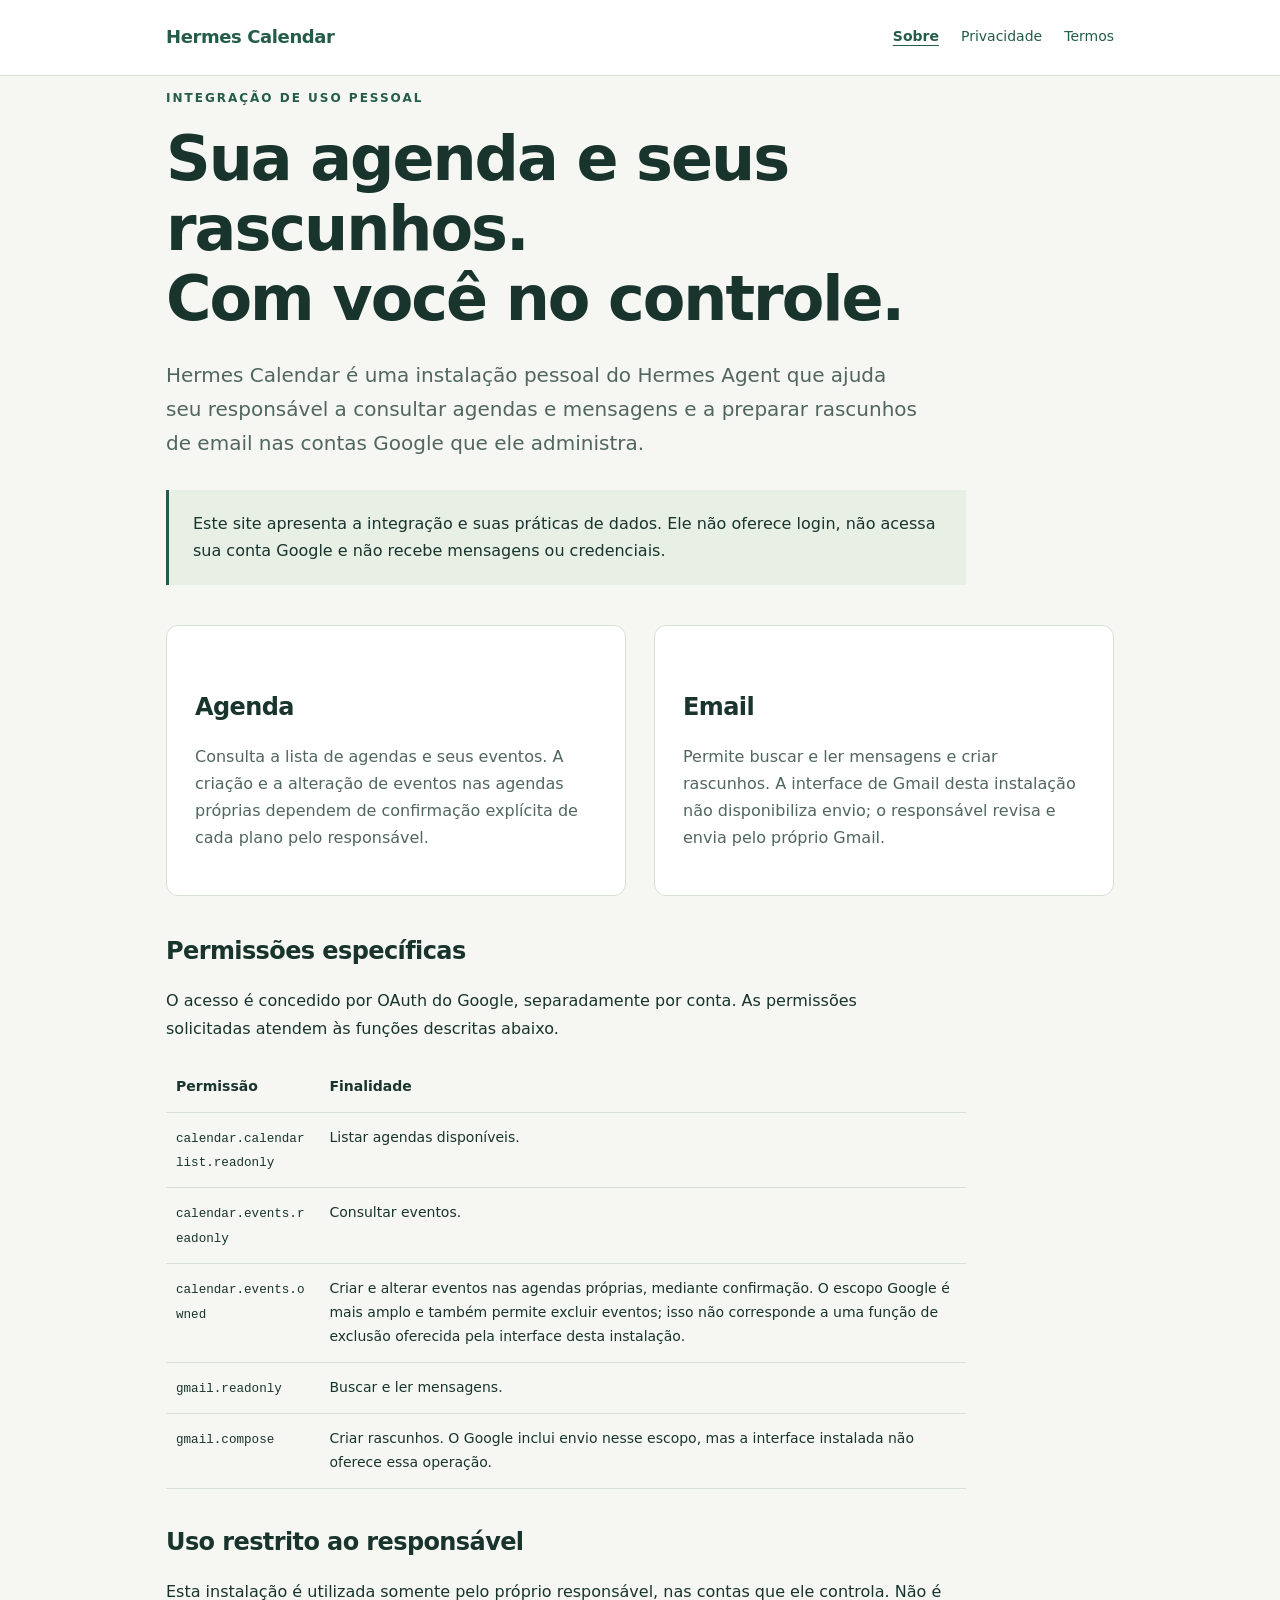
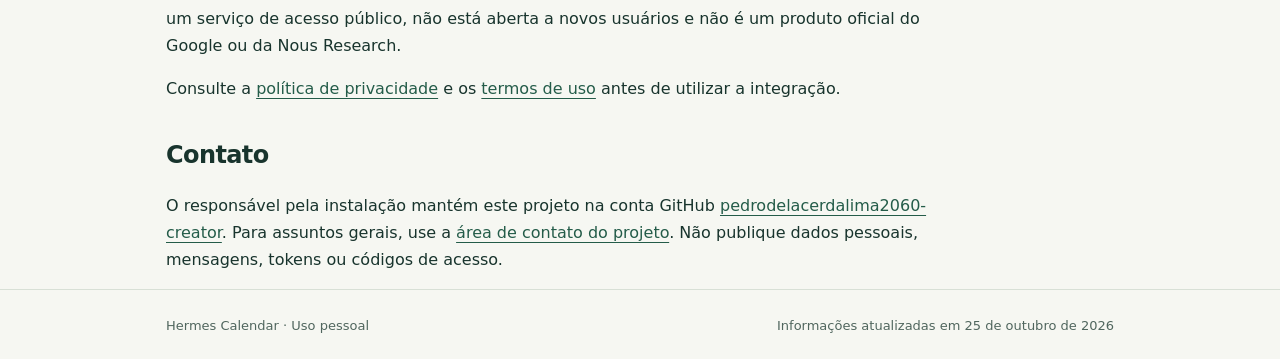
<file: index.html>
<!doctype html>
<html lang="pt-BR"><head><meta name="google-site-verification" content="EjmOkCdHcINrttw1R_u3Xfp5Mq9gecPhqVzoizIqynM" /><meta charset="utf-8"><meta name="viewport" content="width=device-width,initial-scale=1"><meta name="description" content="Informações sobre o Hermes Calendar, assistente pessoal para agendas e rascunhos de email."><title>Hermes Calendar · Assistente pessoal</title><link rel="stylesheet" href="style.css"></head><body>
<a class="skip" href="#conteudo">Pular para o conteúdo</a><header><div class="wrap"><a class="brand" href="index.html">Hermes Calendar</a><nav aria-label="Navegação principal"><a aria-current="page" href="index.html">Sobre</a><a href="privacidade.html">Privacidade</a><a href="termos.html">Termos</a></nav></div></header>
<main id="conteudo" class="wrap"><p class="eyebrow">Integração de uso pessoal</p><h1>Sua agenda e seus rascunhos.<br>Com você no controle.</h1><p class="lead">Hermes Calendar é uma instalação pessoal do Hermes Agent que ajuda seu responsável a consultar agendas e mensagens e a preparar rascunhos de email nas contas Google que ele administra.</p>
<div class="note">Este site apresenta a integração e suas práticas de dados. Ele não oferece login, não acessa sua conta Google e não recebe mensagens ou credenciais.</div>
<section class="grid" aria-label="Funcionalidades"><div class="card"><h2>Agenda</h2><p>Consulta a lista de agendas e seus eventos. A criação e a alteração de eventos nas agendas próprias dependem de confirmação explícita de cada plano pelo responsável.</p></div><div class="card"><h2>Email</h2><p>Permite buscar e ler mensagens e criar rascunhos. A interface de Gmail desta instalação não disponibiliza envio; o responsável revisa e envia pelo próprio Gmail.</p></div></section>
<article><h2>Permissões específicas</h2><p>O acesso é concedido por OAuth do Google, separadamente por conta. As permissões solicitadas atendem às funções descritas abaixo.</p><table><thead><tr><th>Permissão</th><th>Finalidade</th></tr></thead><tbody><tr><td><code>calendar.calendarlist.readonly</code></td><td>Listar agendas disponíveis.</td></tr><tr><td><code>calendar.events.readonly</code></td><td>Consultar eventos.</td></tr><tr><td><code>calendar.events.owned</code></td><td>Criar e alterar eventos nas agendas próprias, mediante confirmação. O escopo Google é mais amplo e também permite excluir eventos; isso não corresponde a uma função de exclusão oferecida pela interface desta instalação.</td></tr><tr><td><code>gmail.readonly</code></td><td>Buscar e ler mensagens.</td></tr><tr><td><code>gmail.compose</code></td><td>Criar rascunhos. O Google inclui envio nesse escopo, mas a interface instalada não oferece essa operação.</td></tr></tbody></table>
<h2>Uso restrito ao responsável</h2><p>Esta instalação é utilizada somente pelo próprio responsável, nas contas que ele controla. Não é um serviço de acesso público, não está aberta a novos usuários e não é um produto oficial do Google ou da Nous Research.</p><p>Consulte a <a href="privacidade.html">política de privacidade</a> e os <a href="termos.html">termos de uso</a> antes de utilizar a integração.</p><h2>Contato</h2><p>O responsável pela instalação mantém este projeto na conta GitHub <a href="https://github.com/pedrodelacerdalima2060-creator">pedrodelacerdalima2060-creator</a>. Para assuntos gerais, use a <a href="https://github.com/pedrodelacerdalima2060-creator/hermes-calendar-info/issues">área de contato do projeto</a>. Não publique dados pessoais, mensagens, tokens ou códigos de acesso.</p></article></main>
<footer><div class="wrap"><span>Hermes Calendar · Uso pessoal</span><span>Informações atualizadas em 25 de outubro de 2026</span></div></footer></body></html>
</file>
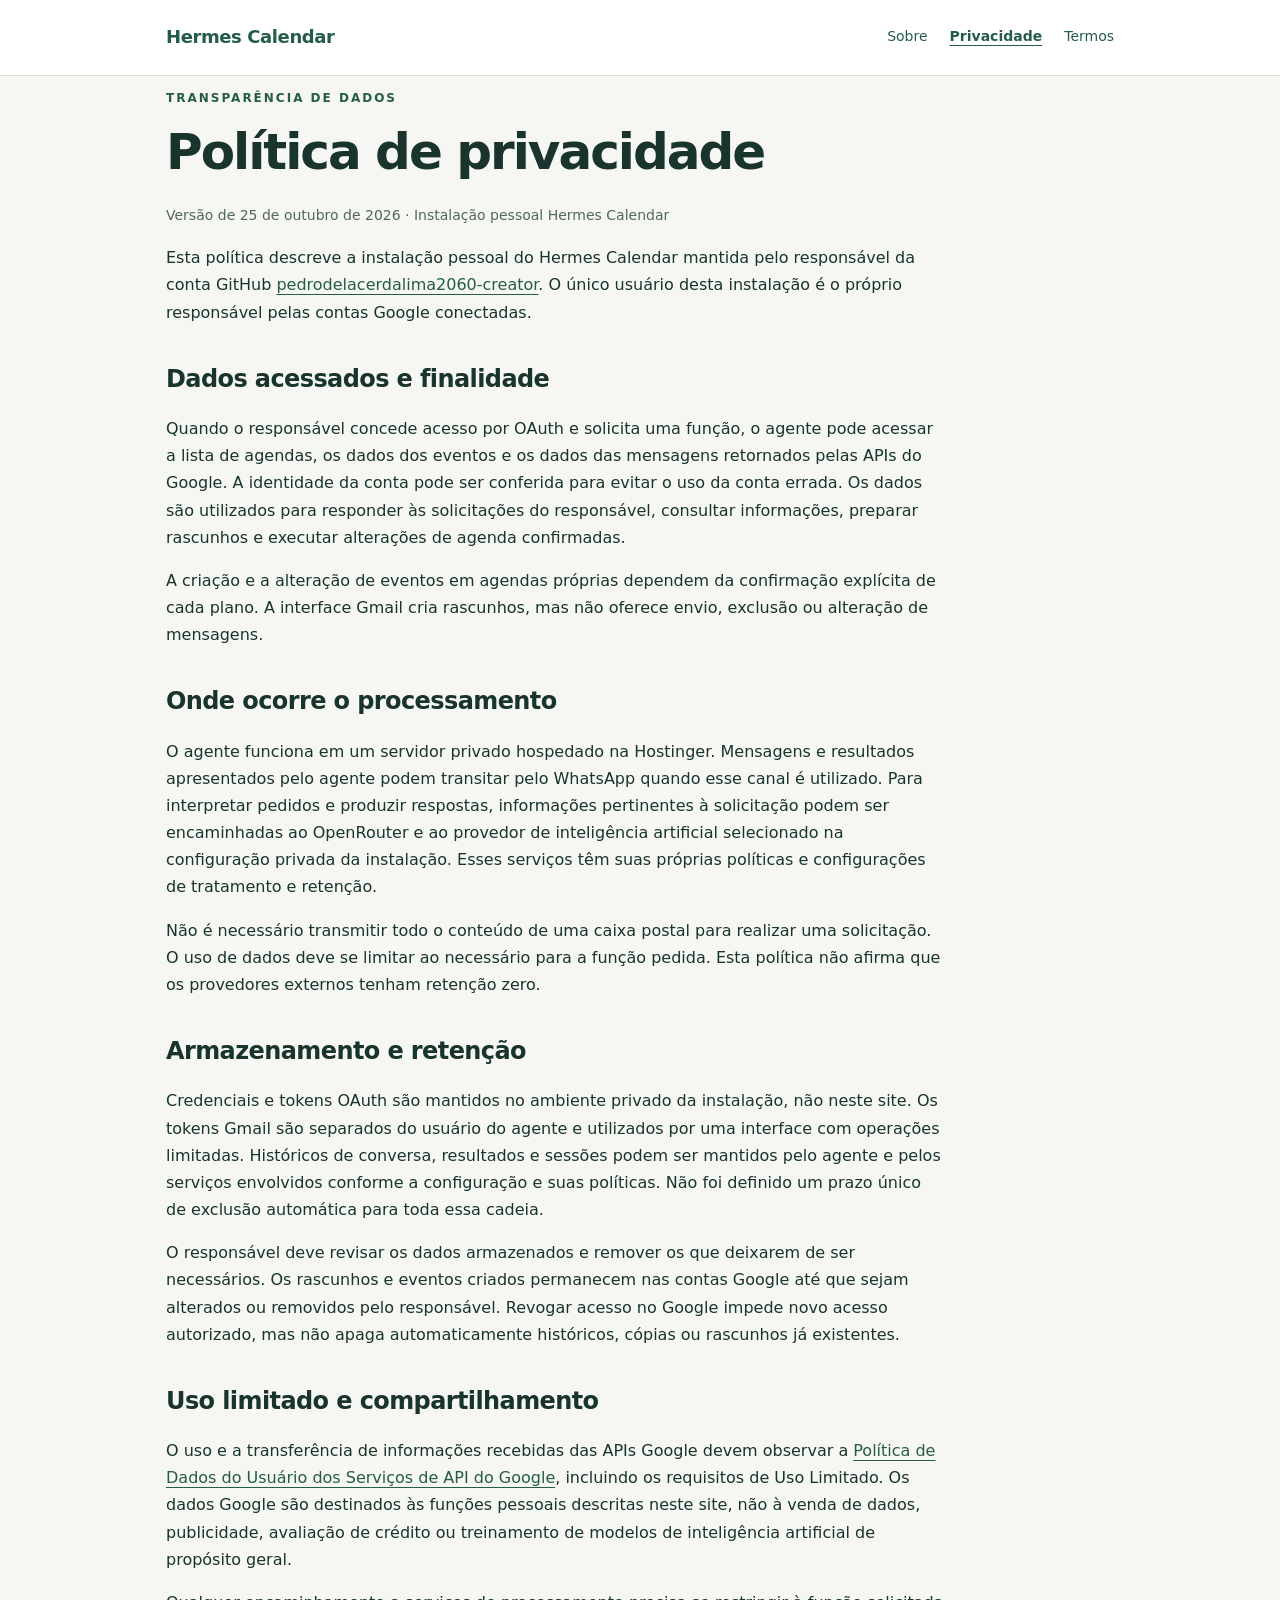
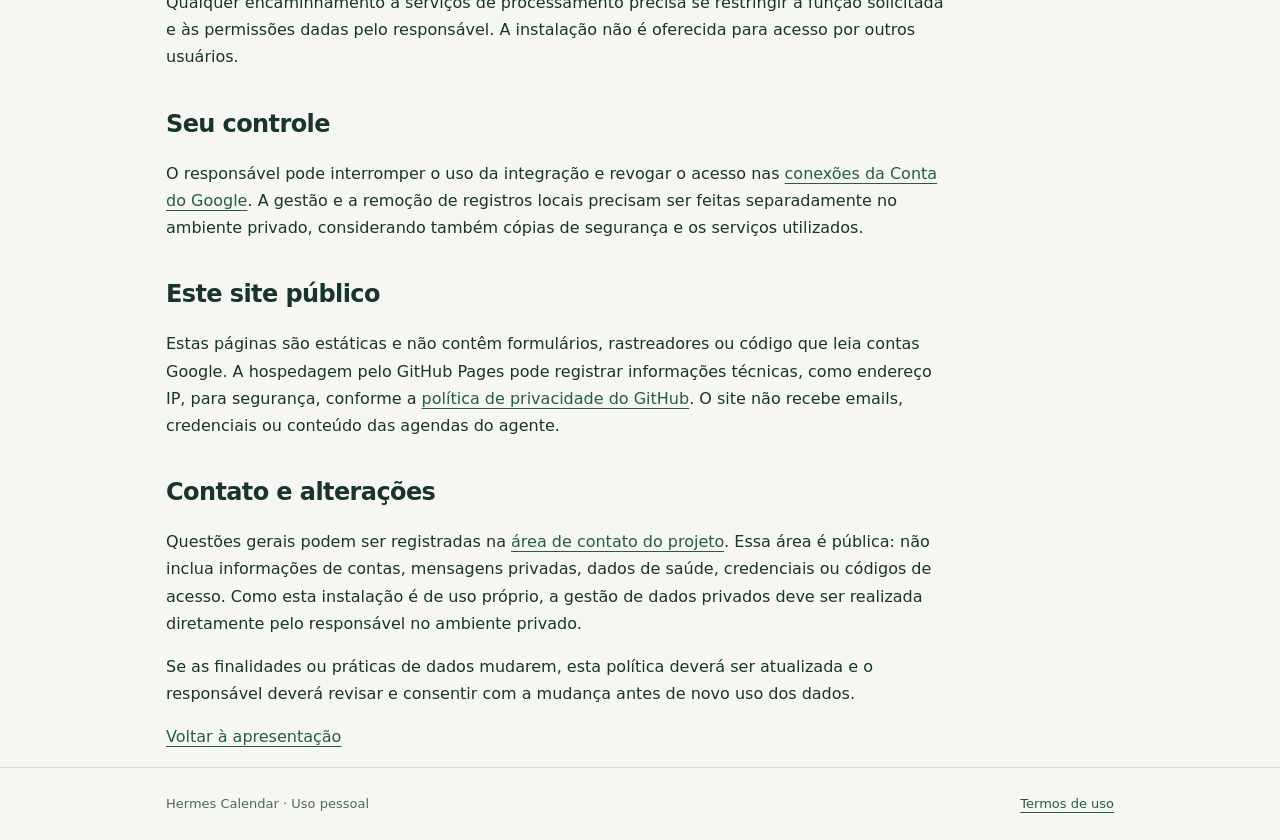
<file: privacidade.html>
<!doctype html>
<html lang="pt-BR"><head><meta charset="utf-8"><meta name="viewport" content="width=device-width,initial-scale=1"><title>Privacidade · Hermes Calendar</title><meta name="description" content="Como a instalação pessoal Hermes Calendar acessa, utiliza e mantém dados autorizados do Google."><link rel="stylesheet" href="style.css"></head><body><a class="skip" href="#conteudo">Pular para o conteúdo</a><header><div class="wrap"><a class="brand" href="index.html">Hermes Calendar</a><nav aria-label="Navegação principal"><a href="index.html">Sobre</a><a aria-current="page" href="privacidade.html">Privacidade</a><a href="termos.html">Termos</a></nav></div></header>
<main id="conteudo" class="wrap"><article><p class="eyebrow">Transparência de dados</p><h1>Política de privacidade</h1><p class="meta">Versão de 25 de outubro de 2026 · Instalação pessoal Hermes Calendar</p><p>Esta política descreve a instalação pessoal do Hermes Calendar mantida pelo responsável da conta GitHub <a href="https://github.com/pedrodelacerdalima2060-creator">pedrodelacerdalima2060-creator</a>. O único usuário desta instalação é o próprio responsável pelas contas Google conectadas.</p>
<h2>Dados acessados e finalidade</h2><p>Quando o responsável concede acesso por OAuth e solicita uma função, o agente pode acessar a lista de agendas, os dados dos eventos e os dados das mensagens retornados pelas APIs do Google. A identidade da conta pode ser conferida para evitar o uso da conta errada. Os dados são utilizados para responder às solicitações do responsável, consultar informações, preparar rascunhos e executar alterações de agenda confirmadas.</p><p>A criação e a alteração de eventos em agendas próprias dependem da confirmação explícita de cada plano. A interface Gmail cria rascunhos, mas não oferece envio, exclusão ou alteração de mensagens.</p>
<h2>Onde ocorre o processamento</h2><p>O agente funciona em um servidor privado hospedado na Hostinger. Mensagens e resultados apresentados pelo agente podem transitar pelo WhatsApp quando esse canal é utilizado. Para interpretar pedidos e produzir respostas, informações pertinentes à solicitação podem ser encaminhadas ao OpenRouter e ao provedor de inteligência artificial selecionado na configuração privada da instalação. Esses serviços têm suas próprias políticas e configurações de tratamento e retenção.</p><p>Não é necessário transmitir todo o conteúdo de uma caixa postal para realizar uma solicitação. O uso de dados deve se limitar ao necessário para a função pedida. Esta política não afirma que os provedores externos tenham retenção zero.</p>
<h2>Armazenamento e retenção</h2><p>Credenciais e tokens OAuth são mantidos no ambiente privado da instalação, não neste site. Os tokens Gmail são separados do usuário do agente e utilizados por uma interface com operações limitadas. Históricos de conversa, resultados e sessões podem ser mantidos pelo agente e pelos serviços envolvidos conforme a configuração e suas políticas. Não foi definido um prazo único de exclusão automática para toda essa cadeia.</p><p>O responsável deve revisar os dados armazenados e remover os que deixarem de ser necessários. Os rascunhos e eventos criados permanecem nas contas Google até que sejam alterados ou removidos pelo responsável. Revogar acesso no Google impede novo acesso autorizado, mas não apaga automaticamente históricos, cópias ou rascunhos já existentes.</p>
<h2>Uso limitado e compartilhamento</h2><p>O uso e a transferência de informações recebidas das APIs Google devem observar a <a href="https://developers.google.com/terms/api-services-user-data-policy">Política de Dados do Usuário dos Serviços de API do Google</a>, incluindo os requisitos de Uso Limitado. Os dados Google são destinados às funções pessoais descritas neste site, não à venda de dados, publicidade, avaliação de crédito ou treinamento de modelos de inteligência artificial de propósito geral.</p><p>Qualquer encaminhamento a serviços de processamento precisa se restringir à função solicitada e às permissões dadas pelo responsável. A instalação não é oferecida para acesso por outros usuários.</p>
<h2>Seu controle</h2><p>O responsável pode interromper o uso da integração e revogar o acesso nas <a href="https://myaccount.google.com/connections">conexões da Conta do Google</a>. A gestão e a remoção de registros locais precisam ser feitas separadamente no ambiente privado, considerando também cópias de segurança e os serviços utilizados.</p>
<h2>Este site público</h2><p>Estas páginas são estáticas e não contêm formulários, rastreadores ou código que leia contas Google. A hospedagem pelo GitHub Pages pode registrar informações técnicas, como endereço IP, para segurança, conforme a <a href="https://docs.github.com/en/site-policy/privacy-policies/github-general-privacy-statement">política de privacidade do GitHub</a>. O site não recebe emails, credenciais ou conteúdo das agendas do agente.</p>
<h2>Contato e alterações</h2><p>Questões gerais podem ser registradas na <a href="https://github.com/pedrodelacerdalima2060-creator/hermes-calendar-info/issues">área de contato do projeto</a>. Essa área é pública: não inclua informações de contas, mensagens privadas, dados de saúde, credenciais ou códigos de acesso. Como esta instalação é de uso próprio, a gestão de dados privados deve ser realizada diretamente pelo responsável no ambiente privado.</p><p>Se as finalidades ou práticas de dados mudarem, esta política deverá ser atualizada e o responsável deverá revisar e consentir com a mudança antes de novo uso dos dados.</p><p><a href="index.html">Voltar à apresentação</a></p></article></main><footer><div class="wrap"><span>Hermes Calendar · Uso pessoal</span><a href="termos.html">Termos de uso</a></div></footer></body></html>
</file>
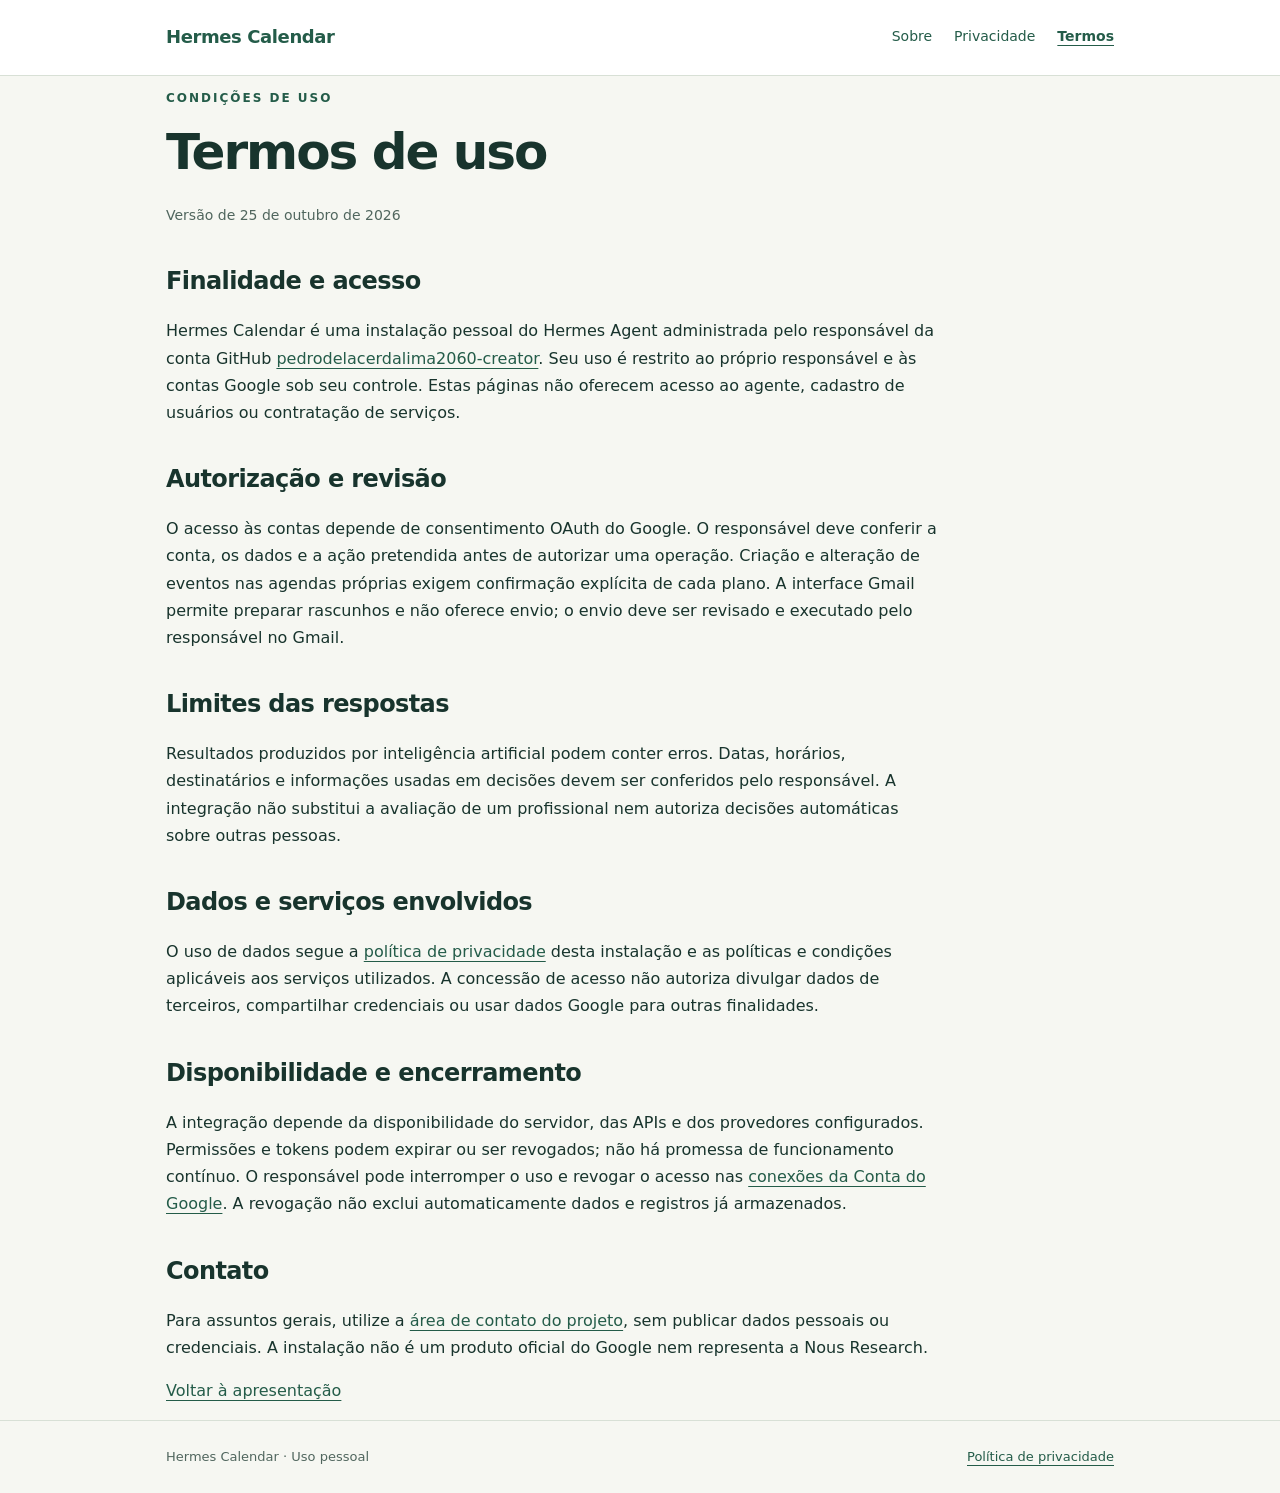
<file: termos.html>
<!doctype html>
<html lang="pt-BR"><head><meta charset="utf-8"><meta name="viewport" content="width=device-width,initial-scale=1"><title>Termos de uso · Hermes Calendar</title><meta name="description" content="Condições de uso da instalação pessoal Hermes Calendar."><link rel="stylesheet" href="style.css"></head><body><a class="skip" href="#conteudo">Pular para o conteúdo</a><header><div class="wrap"><a class="brand" href="index.html">Hermes Calendar</a><nav aria-label="Navegação principal"><a href="index.html">Sobre</a><a href="privacidade.html">Privacidade</a><a aria-current="page" href="termos.html">Termos</a></nav></div></header><main id="conteudo" class="wrap"><article><p class="eyebrow">Condições de uso</p><h1>Termos de uso</h1><p class="meta">Versão de 25 de outubro de 2026</p>
<h2>Finalidade e acesso</h2><p>Hermes Calendar é uma instalação pessoal do Hermes Agent administrada pelo responsável da conta GitHub <a href="https://github.com/pedrodelacerdalima2060-creator">pedrodelacerdalima2060-creator</a>. Seu uso é restrito ao próprio responsável e às contas Google sob seu controle. Estas páginas não oferecem acesso ao agente, cadastro de usuários ou contratação de serviços.</p>
<h2>Autorização e revisão</h2><p>O acesso às contas depende de consentimento OAuth do Google. O responsável deve conferir a conta, os dados e a ação pretendida antes de autorizar uma operação. Criação e alteração de eventos nas agendas próprias exigem confirmação explícita de cada plano. A interface Gmail permite preparar rascunhos e não oferece envio; o envio deve ser revisado e executado pelo responsável no Gmail.</p>
<h2>Limites das respostas</h2><p>Resultados produzidos por inteligência artificial podem conter erros. Datas, horários, destinatários e informações usadas em decisões devem ser conferidos pelo responsável. A integração não substitui a avaliação de um profissional nem autoriza decisões automáticas sobre outras pessoas.</p>
<h2>Dados e serviços envolvidos</h2><p>O uso de dados segue a <a href="privacidade.html">política de privacidade</a> desta instalação e as políticas e condições aplicáveis aos serviços utilizados. A concessão de acesso não autoriza divulgar dados de terceiros, compartilhar credenciais ou usar dados Google para outras finalidades.</p>
<h2>Disponibilidade e encerramento</h2><p>A integração depende da disponibilidade do servidor, das APIs e dos provedores configurados. Permissões e tokens podem expirar ou ser revogados; não há promessa de funcionamento contínuo. O responsável pode interromper o uso e revogar o acesso nas <a href="https://myaccount.google.com/connections">conexões da Conta do Google</a>. A revogação não exclui automaticamente dados e registros já armazenados.</p>
<h2>Contato</h2><p>Para assuntos gerais, utilize a <a href="https://github.com/pedrodelacerdalima2060-creator/hermes-calendar-info/issues">área de contato do projeto</a>, sem publicar dados pessoais ou credenciais. A instalação não é um produto oficial do Google nem representa a Nous Research.</p><p><a href="index.html">Voltar à apresentação</a></p></article></main><footer><div class="wrap"><span>Hermes Calendar · Uso pessoal</span><a href="privacidade.html">Política de privacidade</a></div></footer></body></html>
</file>
<file: style.css>
:root{color-scheme:light;--ink:#18342d;--muted:#50665e;--green:#245c49;--paper:#f6f7f2;--line:#d8e0d6}*{box-sizing:border-box}body{margin:0;background:var(--paper);color:var(--ink);font-family:system-ui,-apple-system,BlinkMacSystemFont,"Segoe UI",sans-serif;line-height:1.7}a{color:var(--green);text-underline-offset:4px}a:focus-visible{outline:3px solid #c87835;outline-offset:5px}.wrap{max-width:1000px;margin:auto;padding:0 26px}header{border-bottom:1px solid var(--line);background:#fff}header .wrap{display:flex;justify-content:space-between;align-items:center;gap:24px;padding-top:22px;padding-bottom:22px}.brand{font-weight:750;text-decoration:none;letter-spacing:-.4px;font-size:18px}nav{display:flex;gap:22px;flex-wrap:wrap;font-size:14px}nav a{text-decoration:none}nav a[aria-current=page]{font-weight:750;text-decoration:underline}main{padding-top:65px;padding-bottom:70px}.eyebrow{color:var(--green);text-transform:uppercase;letter-spacing:2px;font-size:12px;font-weight:700}h1{font-size:clamp(36px,6vw,62px);letter-spacing:-2px;line-height:1.13;max-width:800px;margin:16px 0 24px}h2{font-size:24px;letter-spacing:-.6px;line-height:1.3;margin-top:38px}h3{font-size:18px;margin:0 0 10px}.lead{font-size:20px;max-width:760px;color:var(--muted)}.note{padding:20px 24px;background:#e8efe5;border-left:3px solid var(--green);margin:30px 0;max-width:800px}.grid{display:grid;grid-template-columns:1fr 1fr;gap:28px;margin:40px 0}.card{padding:28px;background:white;border:1px solid var(--line);border-radius:12px}.card p{color:var(--muted)}article{max-width:800px}article h1{font-size:clamp(34px,5vw,50px)}article p,li{max-width:780px}li{margin-bottom:9px}table{border-collapse:collapse;width:100%;font-size:14px;margin:20px 0}td,th{text-align:left;border-bottom:1px solid var(--line);padding:13px 10px;vertical-align:top}code{font-family:ui-monospace,monospace;font-size:.9em;overflow-wrap:anywhere}.meta{color:var(--muted);font-size:14px}footer{border-top:1px solid var(--line);padding:25px 0;font-size:13px;color:var(--muted)}footer .wrap{display:flex;justify-content:space-between;gap:16px;flex-wrap:wrap}.skip{position:absolute;left:-9999px}.skip:focus{left:20px;top:10px;background:#fff;padding:10px;z-index:5}@media(max-width:650px){header .wrap{align-items:flex-start;flex-direction:column;gap:12px}.grid{grid-template-columns:1fr}main{padding-top:42px}nav{gap:18px}.wrap{padding-left:20px;padding-right:20px}h1{letter-spacing:-1.3px}.card{padding:23px}}
</file>
